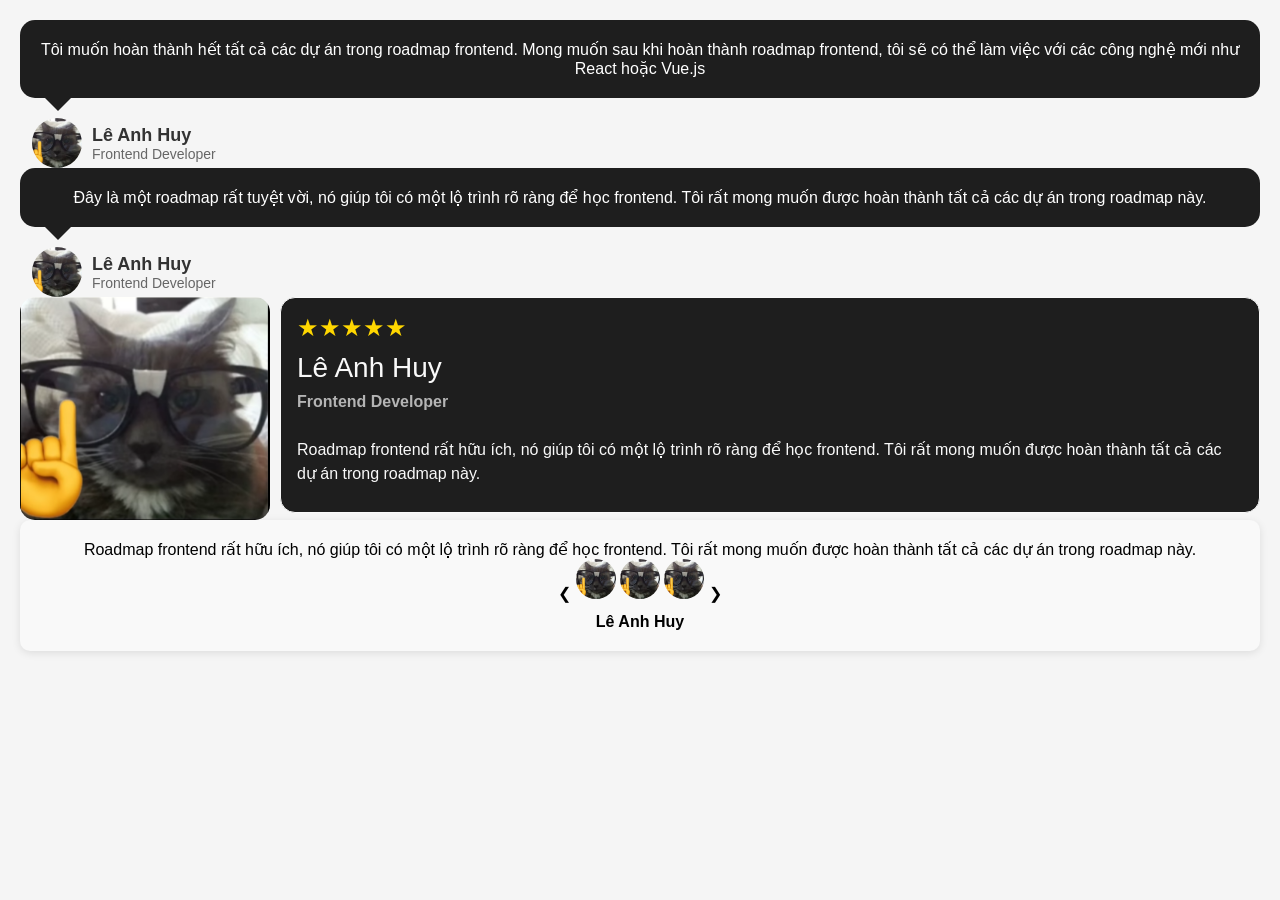
<file: Frontend-Projects/05-Tesmonial-Cards/index.html>
<!DOCTYPE html>
<html lang="en">
<head>
    <meta charset="UTF-8">
    <meta name="viewport" content="width=device-width, initial-scale=1.0">
    <title>Tesmonial Cards</title>
    <link rel="stylesheet" href="style.css">
</head>
<body>
    <section class="tesmonials">
        <div class="tesmonial-card-1">
            <div class="tesmonial-content">
                <div class="speech-bubble">
                    <p>Tôi muốn hoàn thành hết tất cả các dự án trong roadmap frontend. Mong muốn sau khi hoàn thành roadmap frontend, tôi sẽ có thể làm việc với các công nghệ mới như React hoặc Vue.js</p>
                </div>
                <div class="profile">
                    <img src="./profile1.png" alt="cat profile picture">
                    <div class="profile-details">
                        <h3>Lê Anh Huy</h3>
                        <p>Frontend Developer</p>
                    </div>
                </div>
            </div>
        </div>
        <div class="tesmonial-card-2">
            <div class="tesmonial-content">
                <div class="speech-bubble">
                    <p>Đây là một roadmap rất tuyệt vời, nó giúp tôi có một lộ trình rõ ràng để học frontend. Tôi rất mong muốn được hoàn thành tất cả các dự án trong roadmap này.</p>
                </div>
                <div class="profile">
                    <img src="./profile1.png" alt="cat profile picture">
                    <div class="profile-details">
                        <h3>Lê Anh Huy</h3>
                        <p>Frontend Developer</p>
                    </div>
                </div>
             </div>

        <div class="testimonial-card-3">
        <img src="./profile1.png" alt="cat profile picture">
            <div class="testimonial-content">
                <div class="rating">★★★★★</div>
                    <h4>Lê Anh Huy</h4>
                    <p class="position">Frontend Developer</p>
                    <p class="quote">Roadmap frontend rất hữu ích, nó giúp tôi có một lộ trình rõ ràng để học frontend. Tôi rất mong muốn được hoàn thành tất cả các dự án trong roadmap này.</p>
            </div>
      </div>

      <div class="testimonial-slider">
        <p class="tlider-quote">Roadmap frontend rất hữu ích, nó giúp tôi có một lộ trình rõ ràng để học frontend. Tôi rất mong muốn được hoàn thành tất cả các dự án trong roadmap này.
        </p>
        <div class="tlider-profiles">
          <span class="prev"></span>
          <img src="profile1.png" alt="Profile Pic" class="profile-pic-small unfocused">
          <img src="profile1.png" alt="Profile Pic" class="profile-pic-small focused">
          <img src="profile1.png" alt="Profile Pic" class="profile-pic-small unfocused">
          <span class="next"></span>
        </div>
        <div class="slider-controls">
          <span class="profile-name">Lê Anh Huy</span>
        </div>
      </div>
    </section>
</body>
</html>
</file>
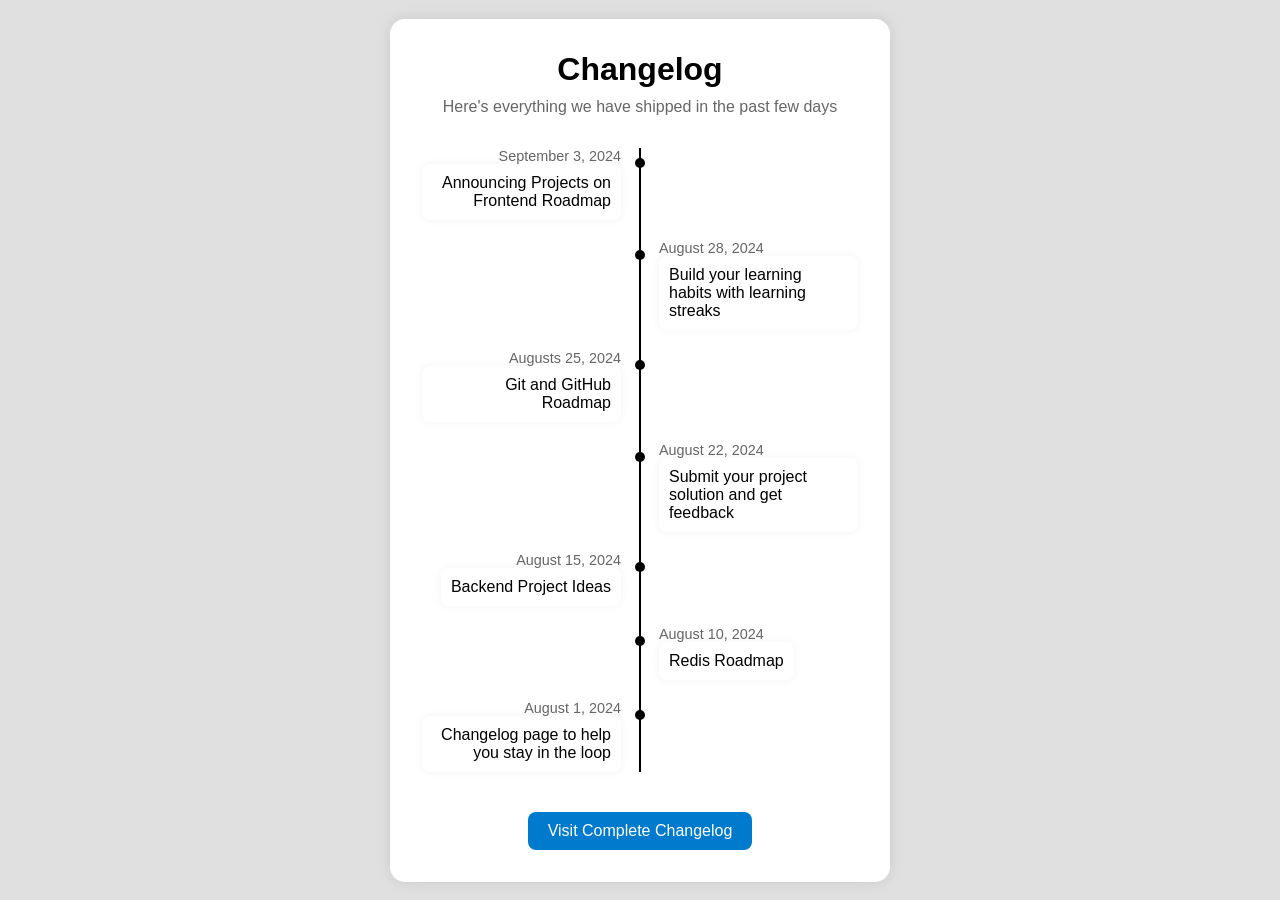
<file: Frontend-Projects/04-ChangeLog-Component/main/index.html>
<!DOCTYPE html>
<html lang="en">
<head>
    <meta charset="UTF-8">
    <meta name="viewport" content="width=device-width, initial-scale=1.0">
    <title>ChangeLog Component</title>
    <link rel="stylesheet" href="style.css">
</head>
<body>
    <div class="changelog-container">
        <h1>Changelog</h1>
        <p>Here's everything we have shipped in the past few days</p>

        <div class="timeline">
            <div class="timeline-item">
                <div class="timeline-date">September 3, 2024</div>
                <div class="timeline-content">Announcing Projects on Frontend Roadmap</div>
            </div>
            <div class="timeline-item">
                <div class="timeline-date">August 28, 2024</div>
                <div class="timeline-content">Build your learning habits with learning streaks</div>
            </div>
            <div class="timeline-item">
                <div class="timeline-date">Augusts 25, 2024</div>
                <div class="timeline-content">Git and GitHub Roadmap</div>
            </div>
            <div class="timeline-item">
                <div class="timeline-date">August 22, 2024</div>
                <div class="timeline-content">Submit your project solution and get feedback</div>
            </div>
            <div class="timeline-item">
                <div class="timeline-date">August 15, 2024</div>
                <div class="timeline-content">Backend Project Ideas</div>
            </div>
            <div class="timeline-item">
                <div class="timeline-date">August 10, 2024</div>
                <div class="timeline-content">Redis Roadmap</div>
            </div>
            <div class="timeline-item">
                <div class="timeline-date">August 1, 2024</div>
                <div class="timeline-content">Changelog page to help you stay in the loop</div>
            </div>
        </div>
            <a href="#" class="button">Visit Complete Changelog</a>
    </div>
</body>
</html>
</file>
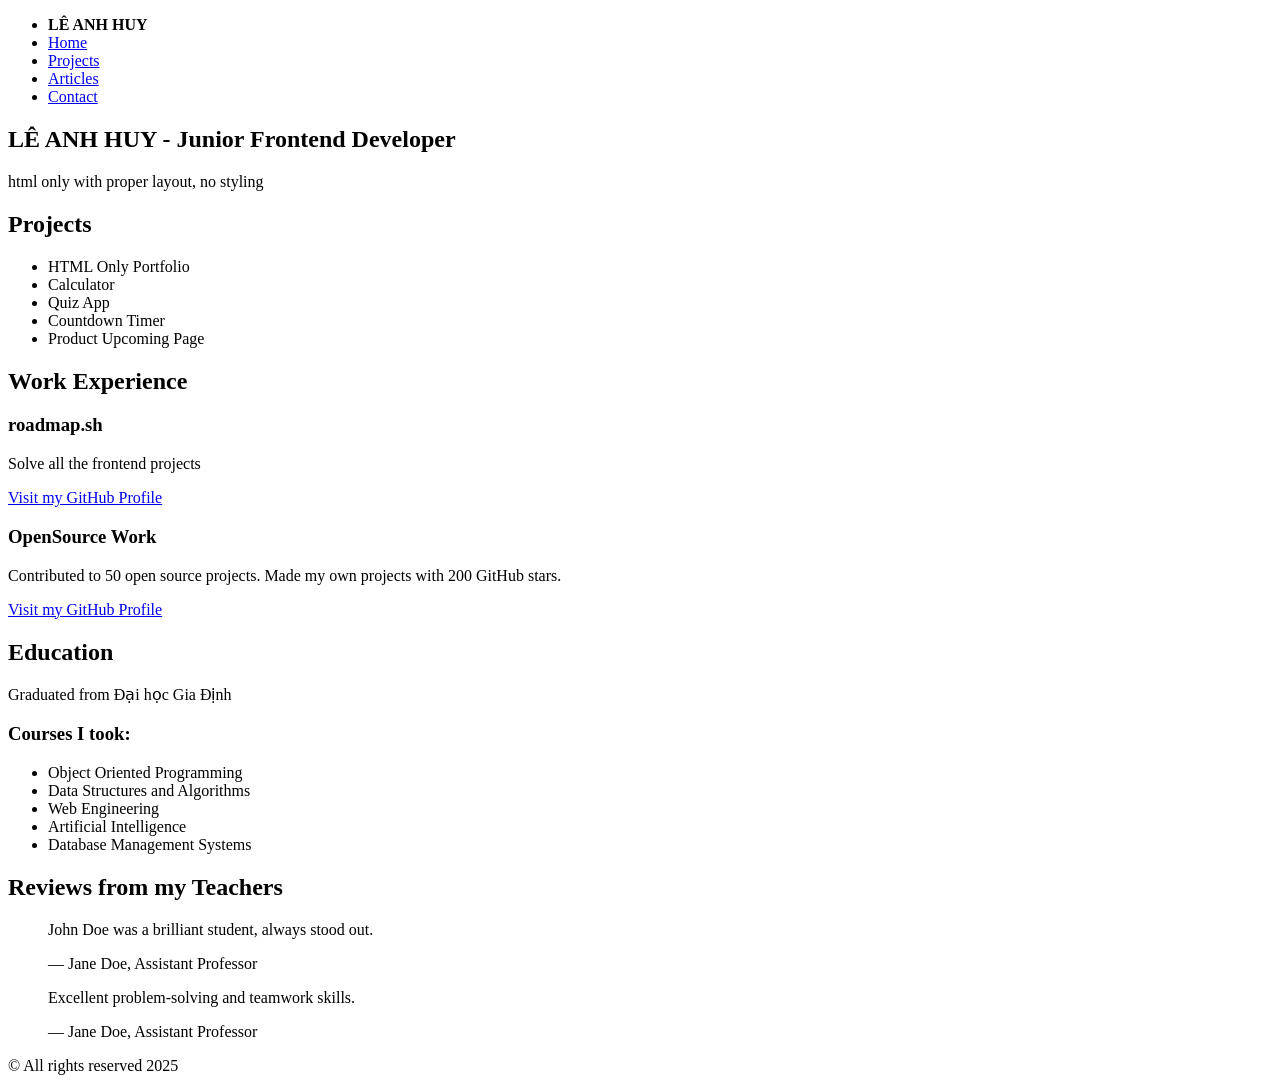
<file: Frontend-Projects/02-BasicWebsite-HTML/main/portfolio/index.html>
<!DOCTYPE html>
<html lang="en">
<head>
    <meta charset="UTF-8">
    <meta name="viewport" content="width=device-width, initial-scale=1.0">
    <title>LÊ ANH HUY - Junior Frontend Developer</title>
    <meta name="description" content="Personal portfolio of a frontend developer showcasing projects, experience, and education.">
    <meta name="keywords" content="Frontend Developer, Portfolio, HTML, Web Developer">
    <meta name="author" content="Lê Anh Huy">

    <!-- Open Graph  -->
    <meta property="og:title" content="LÊ ANH HUY - Junior Frontend Developer">
    <meta property="og:description" content="Professional CV showcasing frontend skills, education, and experience.">
    <meta property="og:type" content="website">
    <meta property="og:url" content="https://turtletswt.github.io/Roadmap.sh-projects/Frontend-Projects/02-BasicWebsite-HTML/main/portfolio/index.html">
    <meta property="og:image" content="https://turtletswt.github.io/Roadmap.sh-projects/Frontend-Projects/02-BasicWebsite-HTML/main/preview.png">

    <!-- Favicon -->
    <link rel="icon" href="favicon.ico" type="image/x-icon">
</head>
<body>
    <header>
    <nav aria-label="Main navigation">
        <ul>
            <li><strong>LÊ ANH HUY</strong></li>
            <li><a href="index.html">Home</a></li>
            <li><a href="projects.html">Projects</a></li>
            <li><a href="articles.html">Articles</a></li>
            <li><a href="contact.html">Contact</a></li>
        </ul>
    </nav>
</header>
<main>
    <section>
        <h1>LÊ ANH HUY - Junior Frontend Developer</h1>
        <p>html only with proper layout, no styling</p>
    </section>
    <section>
        <h2>Projects</h2>
        <ul>
            <li>HTML Only Portfolio</li>
            <li>Calculator</li>
            <li>Quiz App</li>
            <li>Countdown Timer</li>
            <li>Product Upcoming Page</li>
        </ul>
    </section>
    <section>
        <h2>Work Experience</h2>
        <article>
            <h3>roadmap.sh</h3>
            <p>Solve all the frontend projects</p>
            <a href="https://github.com/TurtleTSwt">Visit my GitHub Profile</a>
        </article>
        <article>
            <h3>OpenSource Work</h3>
            <p>Contributed to 50 open source projects. Made my own projects with 200 GitHub stars.</p>
            <a href="https://github.com/TurtleTSwt">Visit my GitHub Profile</a>
        </article>
    </section>
    <section>
        <h2>Education</h2>
        <p>Graduated from Đại học Gia Định</p>
        
        <h3>Courses I took:</h3>
        <ul>
            <li>Object Oriented Programming</li>
            <li>Data Structures and Algorithms</li>
            <li>Web Engineering</li>
            <li>Artificial Intelligence</li>
            <li>Database Management Systems</li>
        </ul>
    </section>
    <section>
        <h2>Reviews from my Teachers</h2>
        <article>
            <blockquote>
                <p>John Doe was a brilliant student, always stood out.</p>
                <footer>— Jane Doe, Assistant Professor</footer>
            </blockquote>
        </article>
        <article>
            <blockquote>
                <p>Excellent problem-solving and teamwork skills.</p>
                <footer>— Jane Doe, Assistant Professor</footer>
            </blockquote>
        </article>
    </section>
</main>
<footer>
    <p>© All rights reserved 2025</p>
</footer>
    
</body>
</html>
</file>
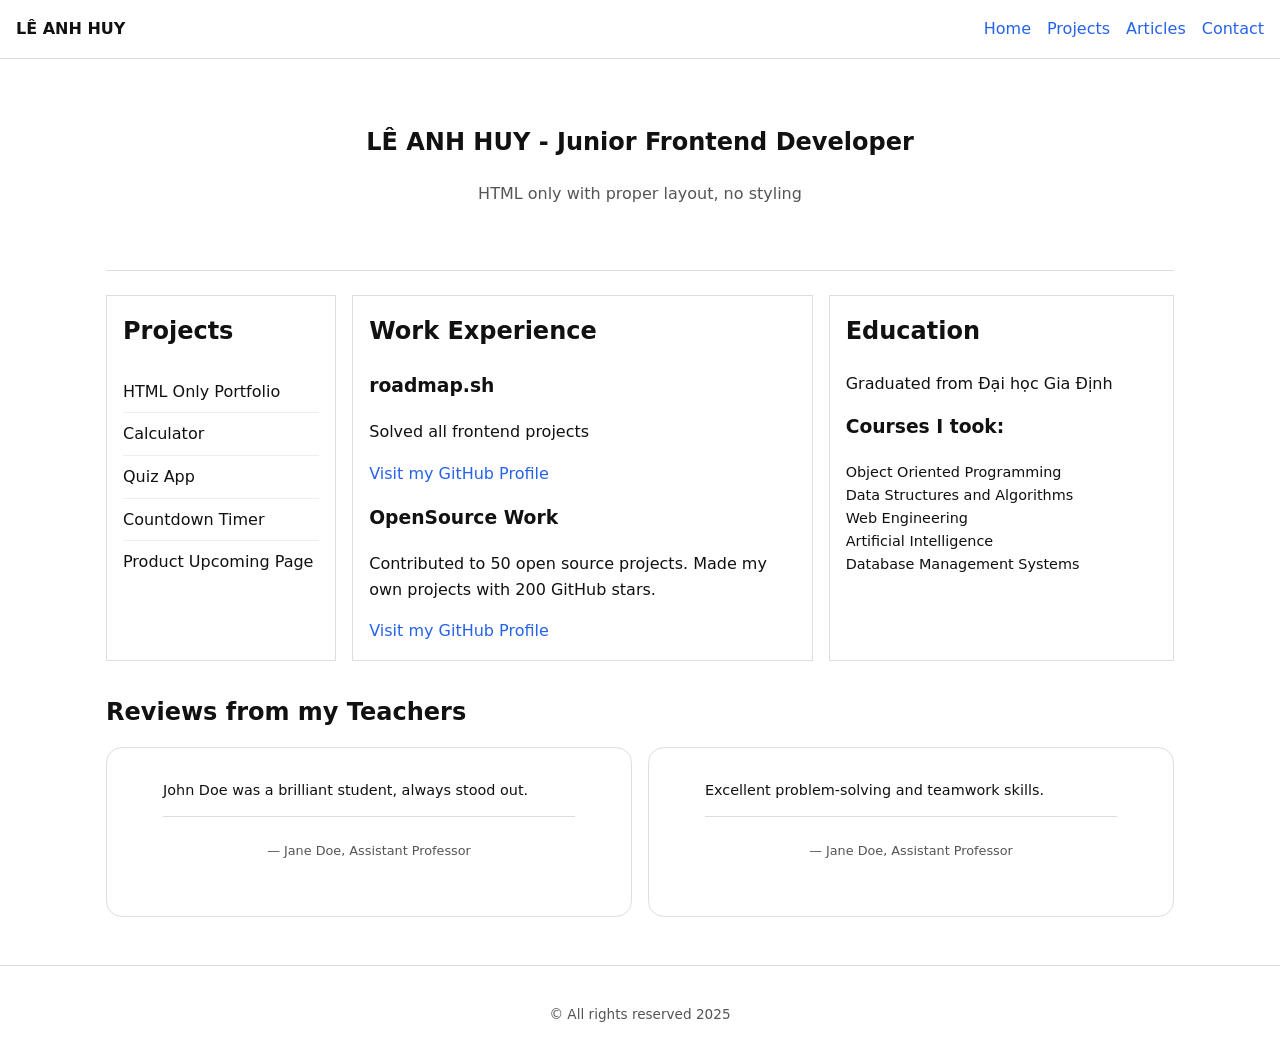
<file: Frontend-Projects/03-Personal-Portfolio/main/portfolio/index.html>
<!DOCTYPE html>
<html lang="en">
<head>
    <meta charset="UTF-8">
    <meta name="viewport" content="width=device-width, initial-scale=1.0">
    <title>LÊ ANH HUY - Junior Frontend Developer</title>
    <meta name="description" content="Personal portfolio of a frontend developer showcasing projects, experience, and education.">
    <meta name="keywords" content="Frontend Developer, Portfolio, HTML, Web Developer">
    <meta name="author" content="Lê Anh Huy">

    <!-- Open Graph  -->
    <meta property="og:title" content="LÊ ANH HUY - Junior Frontend Developer">
    <meta property="og:description" content="Professional CV showcasing frontend skills, education, and experience.">
    <meta property="og:type" content="website">
    <meta property="og:url" content="https://turtletswt.github.io/Roadmap.sh-projects/Frontend-Projects/01-SinglePageCV-HTML/main/CV.html
">
    <meta property="og:image" content="https://turtletswt.github.io/Roadmap.sh-projects/Frontend-Projects/01-SinglePageCV-HTML/main/preview.png">

    <!-- Favicon -->
    <link rel="icon" href="favicon.ico" type="image/x-icon">

    <link rel="stylesheet" href="../css/style.css">
</head>
<body>
    <header>
    <nav aria-label="Main navigation">
        <ul>
            <li><strong>LÊ ANH HUY</strong></li>
            <li><a href="index.html">Home</a></li>
            <li><a href="projects.html">Projects</a></li>
            <li><a href="articles.html">Articles</a></li>
            <li><a href="contact.html">Contact</a></li>
        </ul>
    </nav>
</header>
<main>

  <section class="hero">
    <h1>LÊ ANH HUY - Junior Frontend Developer</h1>
    <p>HTML only with proper layout, no styling</p>
  </section>

  <section class="main-grid">

    <section class="projects">
      <h2>Projects</h2>
      <ul>
        <li>HTML Only Portfolio</li>
        <li>Calculator</li>
        <li>Quiz App</li>
        <li>Countdown Timer</li>
        <li>Product Upcoming Page</li>
      </ul>
    </section>

    <section class="experience">
      <h2>Work Experience</h2>

      <article>
        <h3>roadmap.sh</h3>
        <p>Solved all frontend projects</p>
        <a href="https://github.com/TurtleTSwt">Visit my GitHub Profile</a>
      </article>

      <article>
        <h3>OpenSource Work</h3>
        <p>Contributed to 50 open source projects. Made my own projects with 200 GitHub stars.</p>
        <a href="https://github.com/TurtleTSwt">Visit my GitHub Profile</a>
      </article>
    </section>

    <section class="education">
      <h2>Education</h2>
      <p>Graduated from Đại học Gia Định</p>

      <h3>Courses I took:</h3>
      <ul>
        <li>Object Oriented Programming</li>
        <li>Data Structures and Algorithms</li>
        <li>Web Engineering</li>
        <li>Artificial Intelligence</li>
        <li>Database Management Systems</li>
      </ul>
    </section>

  </section>

  <section class="reviews">
    <h2>Reviews from my Teachers</h2>

    <section class="review-list">
      <article class="review">
        <blockquote>
          <p>John Doe was a brilliant student, always stood out.</p>
          <footer>— Jane Doe, Assistant Professor</footer>
        </blockquote>
      </article>

      <article class="review">
        <blockquote>
          <p>Excellent problem-solving and teamwork skills.</p>
          <footer>— Jane Doe, Assistant Professor</footer>
        </blockquote>
      </article>
    </section>
  </section>

</main>

<footer>
    <p>© All rights reserved 2025</p>
</footer>
    
</body>
</html>
</file>
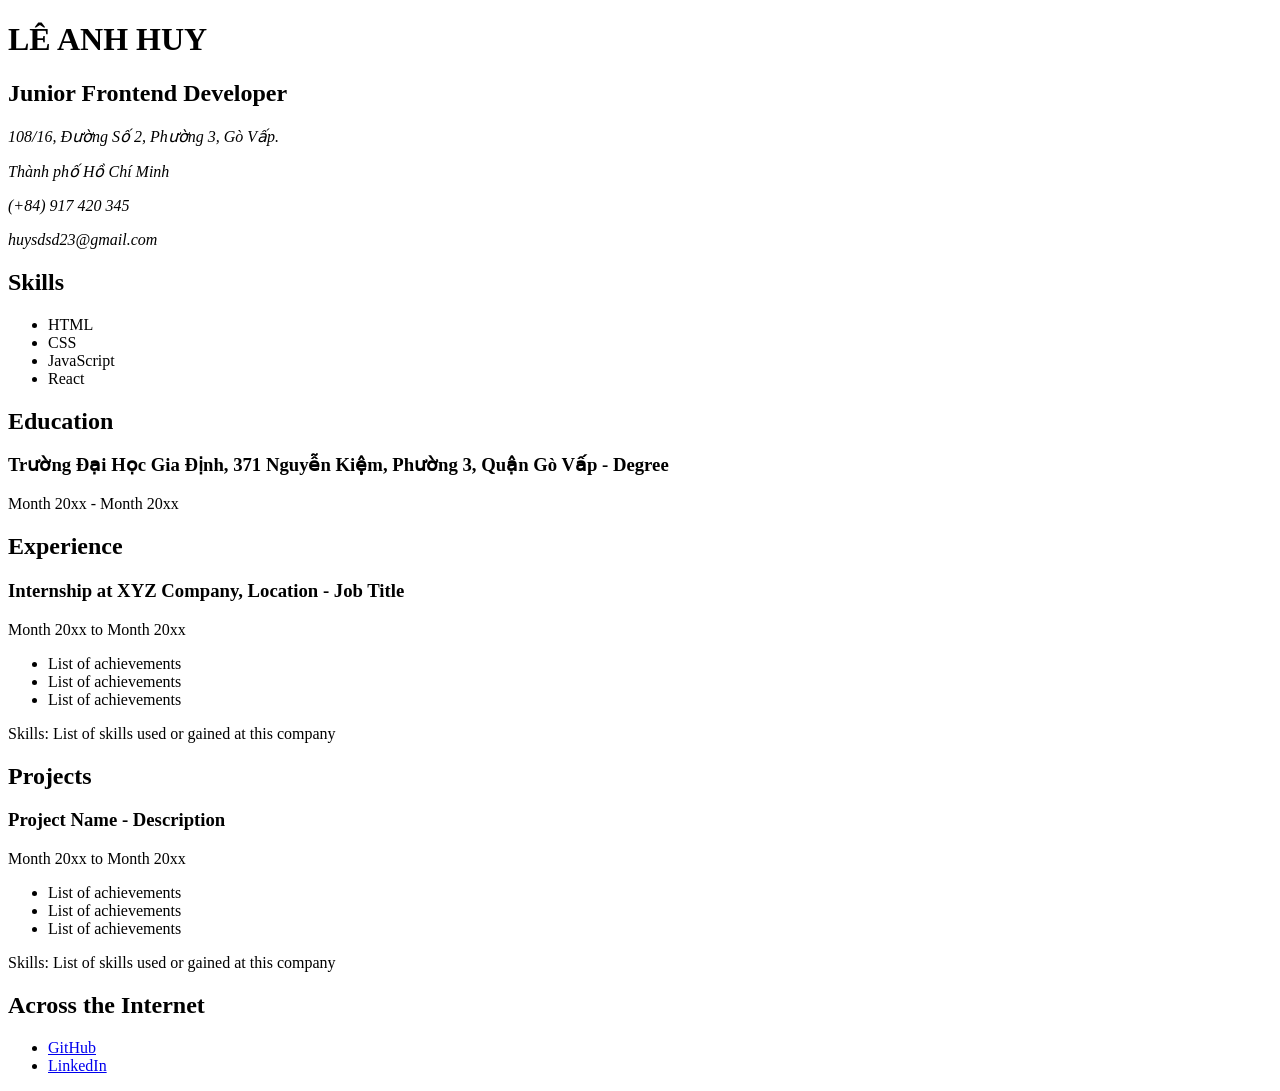
<file: Frontend-Projects/01-SinglePageCV-HTML/main/CV.html>
<!DOCTYPE html>
<html lang="vi">
<head>
    <!-- Basic SEO -->
    <meta charset="UTF-8">
    <meta name="viewport" content="width=device-width, initial-scale=1.0">
    <title>LÊ ANH HUY | Junior Frontend Developer</title>
    <meta name="description" content="Lê Anh Huy - Junior Frontend Developer. Skills in HTML, CSS, JavaScript, and responsive web design.">
    <meta name="keywords" content="CV, Resume, Frontend Developer, HTML, CSS, JavaScript">
    <meta name="author" content="Lê Anh Huy">

    <!-- Open Graph  -->
    <meta property="og:title" content="LÊ ANH HUY - Junior Frontend Developer">
    <meta property="og:description" content="Professional CV showcasing frontend skills, education, and experience.">
    <meta property="og:type" content="website">
    <meta property="og:url" content="https://turtletswt.github.io/Roadmap.sh-projects/Frontend-Projects/01-SinglePageCV-HTML/main/CV.html
">
    <meta property="og:image" content="https://turtletswt.github.io/Roadmap.sh-projects/Frontend-Projects/01-SinglePageCV-HTML/main/preview.png">

    <!-- Favicon -->
    <link rel="icon" href="favicon.ico" type="image/x-icon">
</head>
<body>
    <main>
        <header>
            <h1>LÊ ANH HUY</h1>
            <h2>Junior Frontend Developer</h2>

            <address>
                <p>108/16, Đường Số 2, Phường 3, Gò Vấp.</p>
                <p>Thành phố Hồ Chí Minh</p>
                <p>(+84) 917 420 345</p>
                <p>huysdsd23@gmail.com</p>
            </address>
        </header>

        <section>
            <h2>Skills</h2>
            <ul>
                <li>HTML</li>
                <li>CSS</li>
                <li>JavaScript</li>
                <li>React</li>
            </ul>
        </section>

        <section>
            <h2>Education</h2>
            <article>
                <h3>Trường Đại Học Gia Định, 371 Nguyễn Kiệm, Phường 3, Quận Gò Vấp - Degree</h3>
                <p><time datetime="20xx-xx">Month 20xx</time> - <time datetime="20xx-20xx">Month 20xx</time></p>
            </article>
        </section>

        <section>
            <h2>Experience</h2>
            <article>
                <h3>Internship at XYZ Company, Location - Job Title</h3>
                <p><time datetime="20xx">Month 20xx</time> to <time datetime="20xx">Month 20xx</time></p>
                <ul>
                    <li>List of achievements</li>
                    <li>List of achievements</li>
                    <li>List of achievements</li>
                </ul>
                <p>Skills: List of skills used or gained at this company</p>
            </article>
        </section>
        <section>
            <h2>Projects</h2>
            <article>
                <h3>Project Name - Description</h3>
                <p><time datetime="20xx">Month 20xx</time> to <time datetime="20xx">Month 20xx</time></p>
                <ul>
                    <li>List of achievements</li>
                    <li>List of achievements</li>
                    <li>List of achievements</li>
                </ul>
                <p>Skills: List of skills used or gained at this company</p>
            </article>
        </section>

        <footer>
            <h2>Across the Internet</h2>
            <ul>
                <li><a href="https://github.com/TurtleTSwt">GitHub</a></li>
                <li><a href="https://www.linkedin.com/in/yourprofile">LinkedIn</a></li>
            </ul>
        </footer>

    </main>
</body>
</html>
</file>
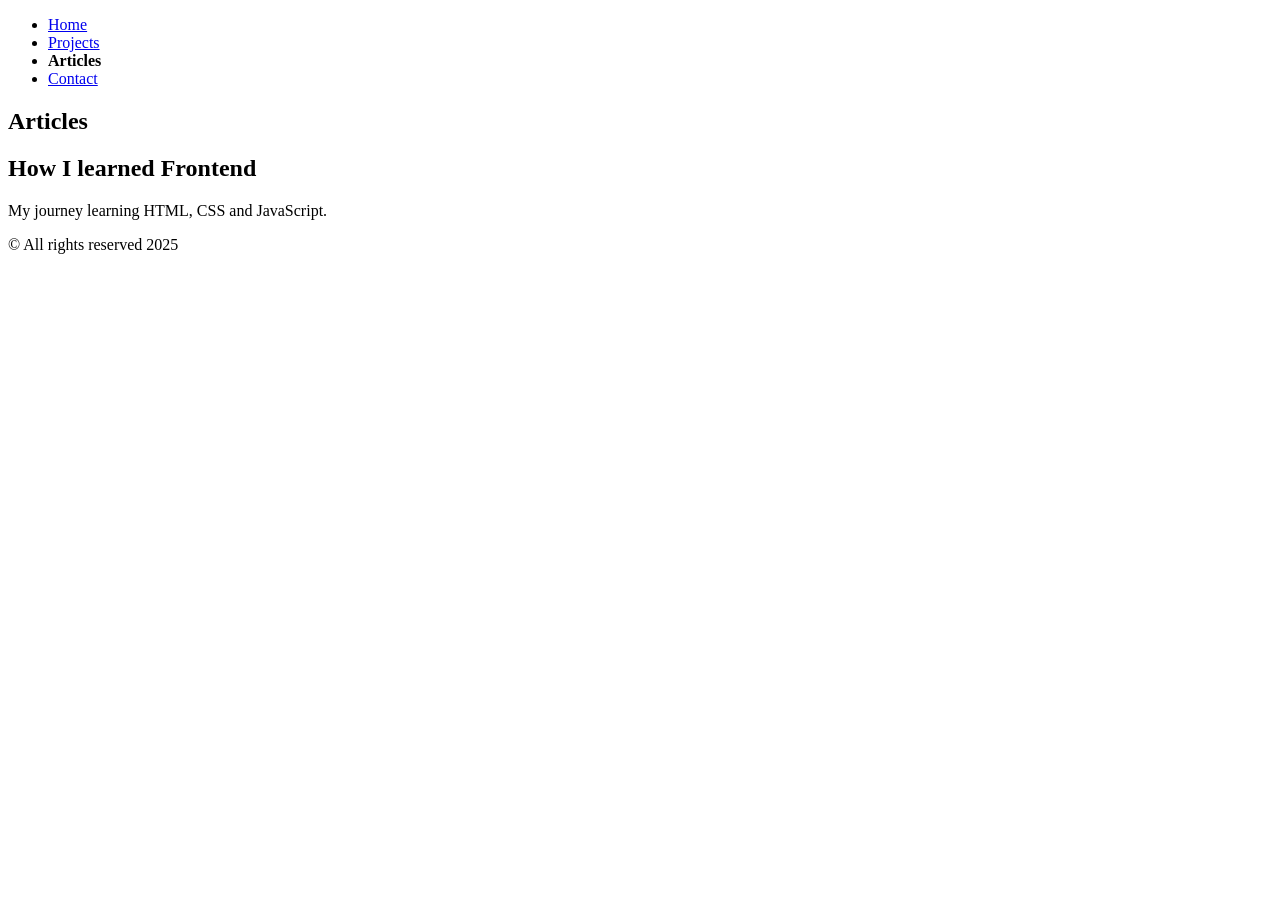
<file: Frontend-Projects/02-BasicWebsite-HTML/main/portfolio/articles.html>
<!DOCTYPE html>
<html lang="en">
<head>
    <meta charset="UTF-8">
    <meta name="viewport" content="width=device-width, initial-scale=1.0">
    <title>LÊ ANH HUY - Junior Frontend Developer</title>
    <meta name="description" content="Personal portfolio of a frontend developer showcasing projects, experience, and education.">
    <meta name="keywords" content="Frontend Developer, Portfolio, HTML, Web Developer">
    <meta name="author" content="Lê Anh Huy">

    <!-- Open Graph  -->
    <meta property="og:title" content="LÊ ANH HUY - Junior Frontend Developer">
    <meta property="og:description" content="Professional CV showcasing frontend skills, education, and experience.">
    <meta property="og:type" content="website">
    <meta property="og:url" content="https://turtletswt.github.io/Roadmap.sh-projects/Frontend-Projects/01-SinglePageCV-HTML/main/CV.html
">
    <meta property="og:image" content="https://turtletswt.github.io/Roadmap.sh-projects/Frontend-Projects/01-SinglePageCV-HTML/main/preview.png">

    <!-- Favicon -->
    <link rel="icon" href="favicon.ico" type="image/x-icon">
</head>
<body>
    <header>
    <nav aria-label="Main navigation">
        <ul>
            <li><a href="index.html">Home</a></li>
            <li><a href="projects.html">Projects</a></li>
            <li><strong>Articles</strong></li>
            <li><a href="contact.html">Contact</a></li>
        </ul>
    </nav>
</header>

<main>
    <section>
        <h1>Articles</h1>

        <article>
            <h2>How I learned Frontend</h2>
            <p>My journey learning HTML, CSS and JavaScript.</p>
        </article>
    </section>
</main>

<footer>
    <p>© All rights reserved 2025</p>
</footer>
    
</body>
</html>
</file>
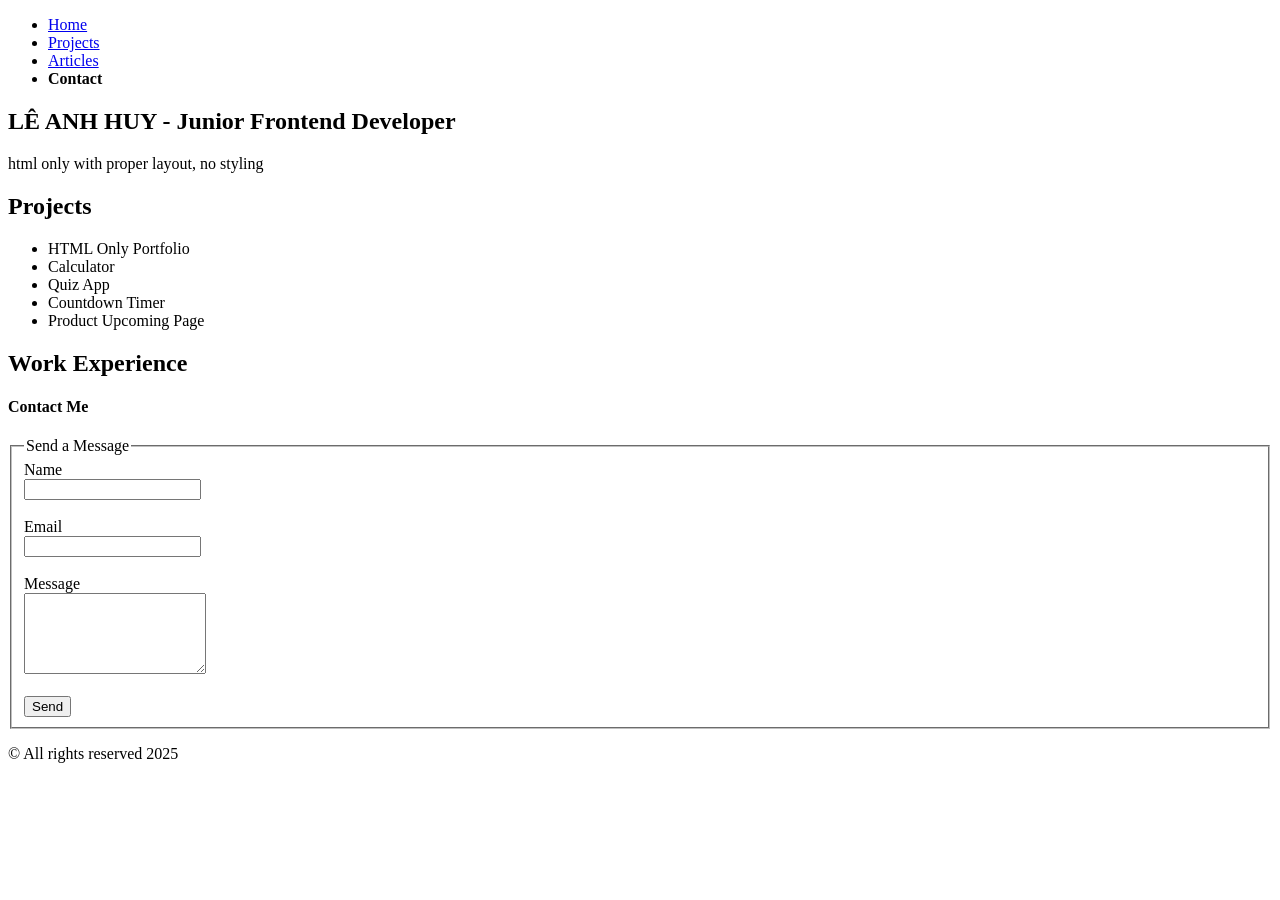
<file: Frontend-Projects/02-BasicWebsite-HTML/main/portfolio/contact.html>
<!DOCTYPE html>
<html lang="en">
<head>
    <meta charset="UTF-8">
    <meta name="viewport" content="width=device-width, initial-scale=1.0">
    <title>LÊ ANH HUY - Junior Frontend Developer</title>
    <meta name="description" content="Personal portfolio of a frontend developer showcasing projects, experience, and education.">
    <meta name="keywords" content="Frontend Developer, Portfolio, HTML, Web Developer">
    <meta name="author" content="Lê Anh Huy">

    <!-- Open Graph  -->
    <meta property="og:title" content="LÊ ANH HUY - Junior Frontend Developer">
    <meta property="og:description" content="Professional CV showcasing frontend skills, education, and experience.">
    <meta property="og:type" content="website">
    <meta property="og:url" content="https://turtletswt.github.io/Roadmap.sh-projects/Frontend-Projects/01-SinglePageCV-HTML/main/CV.html
">
    <meta property="og:image" content="https://turtletswt.github.io/Roadmap.sh-projects/Frontend-Projects/01-SinglePageCV-HTML/main/preview.png">

    <!-- Favicon -->
    <link rel="icon" href="favicon.ico" type="image/x-icon">
</head>
<body>
    <header>
    <nav aria-label="Main navigation">
        <ul>
            <li><a href="index.html">Home</a></li>
            <li><a href="projects.html">Projects</a></li>
            <li><a href="articles.html">Articles</a></li>
            <li><strong>Contact</strong></li>
        </ul>
    </nav>
</header>
<main>
    <section>
        <h1>LÊ ANH HUY - Junior Frontend Developer</h1>
        <p>html only with proper layout, no styling</p>
    </section>
    <section>
        <h2>Projects</h2>
        <ul>
            <li>HTML Only Portfolio</li>
            <li>Calculator</li>
            <li>Quiz App</li>
            <li>Countdown Timer</li>
            <li>Product Upcoming Page</li>
        </ul>
    </section>
    <section>
        <h2>Work Experience</h2>
        <article><main>
    <section>
        <h1>Contact Me</h1>

        <form action="#" method="post">
            <fieldset>
                <legend>Send a Message</legend>

                <label for="name">Name</label><br>
                <input type="text" id="name" name="name" required><br><br>

                <label for="email">Email</label><br>
                <input type="email" id="email" name="email" required><br><br>

                <label for="message">Message</label><br>
                <textarea id="message" name="message" rows="5" required></textarea><br><br>

                <button type="submit">Send</button>
            </fieldset>
        </form>
    </section>
</main>
<footer>
    <p>© All rights reserved 2025</p>
</footer>
    
</body>
</html>
</file>
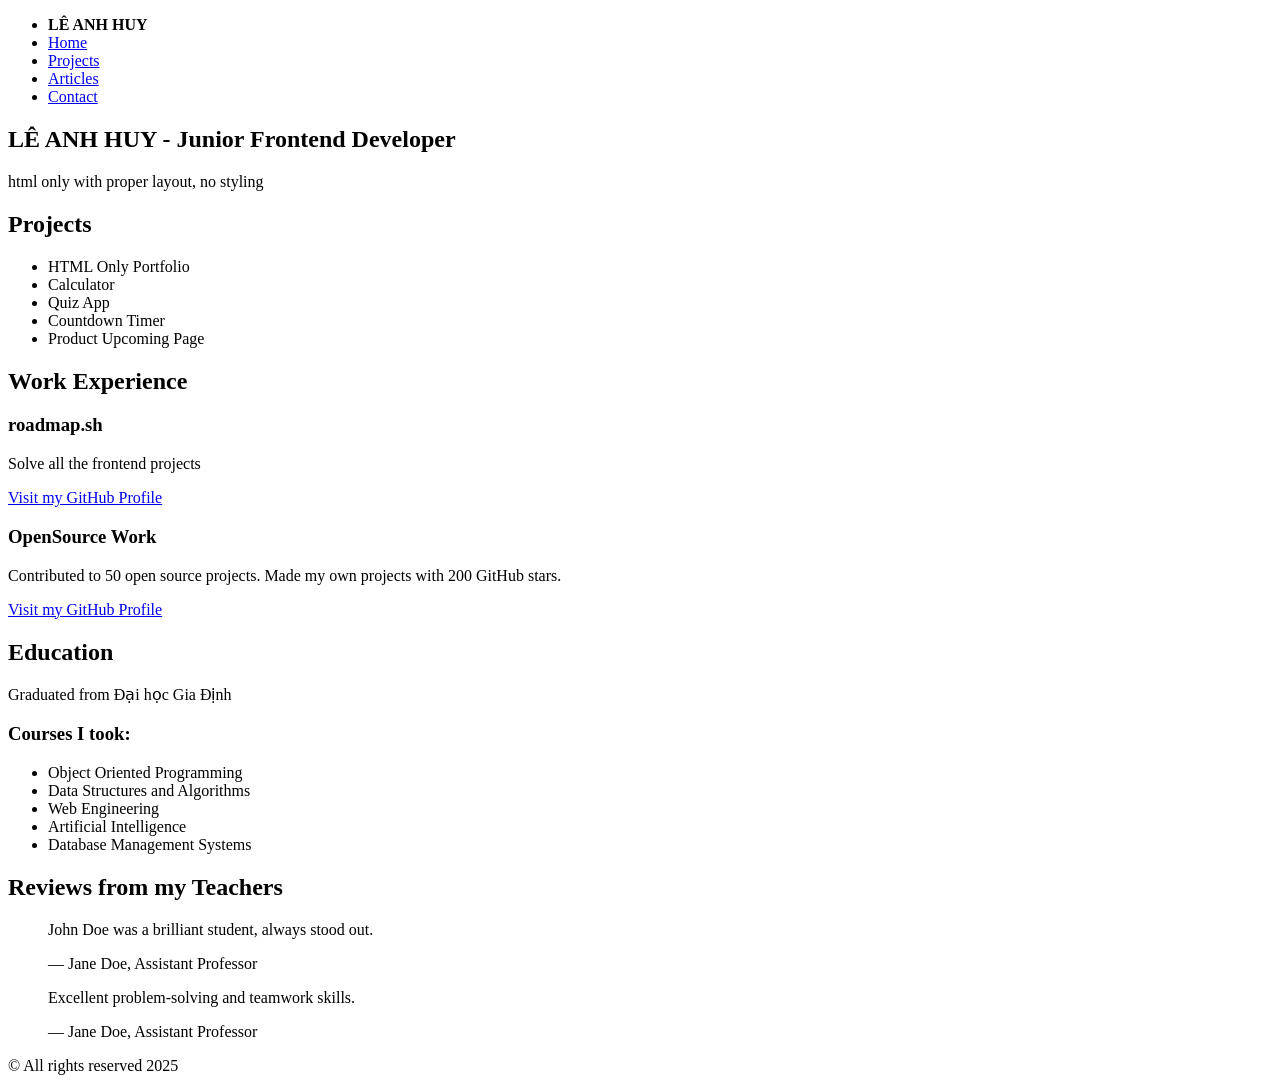
<file: Frontend-Projects/02-BasicWebsite-HTML/main/portfolio/home.html>
<!DOCTYPE html>
<html lang="en">
<head>
    <meta charset="UTF-8">
    <meta name="viewport" content="width=device-width, initial-scale=1.0">
    <title>LÊ ANH HUY - Junior Frontend Developer</title>
    <meta name="description" content="Personal portfolio of a frontend developer showcasing projects, experience, and education.">
    <meta name="keywords" content="Frontend Developer, Portfolio, HTML, Web Developer">
    <meta name="author" content="Lê Anh Huy">

    <!-- Open Graph  -->
    <meta property="og:title" content="LÊ ANH HUY - Junior Frontend Developer">
    <meta property="og:description" content="Professional CV showcasing frontend skills, education, and experience.">
    <meta property="og:type" content="website">
    <meta property="og:url" content="https://mydomain.com">
    <meta property="og:image" content="https://mydomain.com/preview.png">

    <!-- Favicon -->
    <link rel="icon" href="favicon.ico" type="image/x-icon">
</head>
<body>
    <header>
    <nav aria-label="Main navigation">
        <ul>
            <li><strong>LÊ ANH HUY</strong></li>
            <li><a href="home.html">Home</a></li>
            <li><a href="projects.html">Projects</a></li>
            <li><a href="articles.html">Articles</a></li>
            <li><a href="contact.html">Contact</a></li>
        </ul>
    </nav>
</header>
<main>
    <section>
        <h1>LÊ ANH HUY - Junior Frontend Developer</h1>
        <p>html only with proper layout, no styling</p>
    </section>
    <section>
        <h2>Projects</h2>
        <ul>
            <li>HTML Only Portfolio</li>
            <li>Calculator</li>
            <li>Quiz App</li>
            <li>Countdown Timer</li>
            <li>Product Upcoming Page</li>
        </ul>
    </section>
    <section>
        <h2>Work Experience</h2>
        <article>
            <h3>roadmap.sh</h3>
            <p>Solve all the frontend projects</p>
            <a href="https://github.com/TurtleTSwt">Visit my GitHub Profile</a>
        </article>
        <article>
            <h3>OpenSource Work</h3>
            <p>Contributed to 50 open source projects. Made my own projects with 200 GitHub stars.</p>
            <a href="https://github.com/TurtleTSwt">Visit my GitHub Profile</a>
        </article>
    </section>
    <section>
        <h2>Education</h2>
        <p>Graduated from Đại học Gia Định</p>
        
        <h3>Courses I took:</h3>
        <ul>
            <li>Object Oriented Programming</li>
            <li>Data Structures and Algorithms</li>
            <li>Web Engineering</li>
            <li>Artificial Intelligence</li>
            <li>Database Management Systems</li>
        </ul>
    </section>
    <section>
        <h2>Reviews from my Teachers</h2>
        <article>
            <blockquote>
                <p>John Doe was a brilliant student, always stood out.</p>
                <footer>— Jane Doe, Assistant Professor</footer>
            </blockquote>
        </article>
        <article>
            <blockquote>
                <p>Excellent problem-solving and teamwork skills.</p>
                <footer>— Jane Doe, Assistant Professor</footer>
            </blockquote>
        </article>
    </section>
</main>
<footer>
    <p>© All rights reserved 2025</p>
</footer>
    
</body>
</html>
</file>
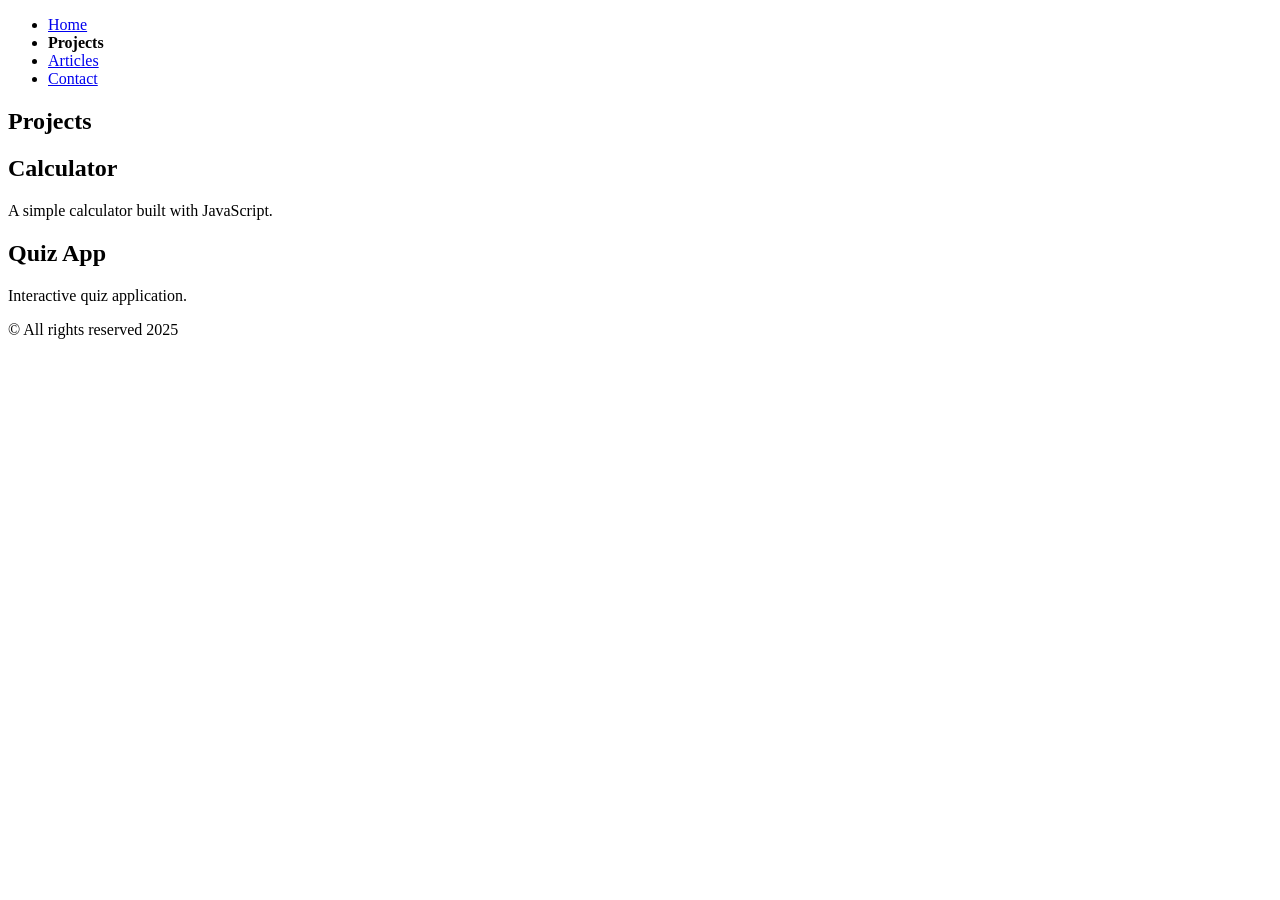
<file: Frontend-Projects/02-BasicWebsite-HTML/main/portfolio/projects.html>
<!DOCTYPE html>
<html lang="en">
<head>
    <meta charset="UTF-8">
    <meta name="viewport" content="width=device-width, initial-scale=1.0">
    <title>LÊ ANH HUY - Junior Frontend Developer</title>
    <meta name="description" content="Personal portfolio of a frontend developer showcasing projects, experience, and education.">
    <meta name="keywords" content="Frontend Developer, Portfolio, HTML, Web Developer">
    <meta name="author" content="Lê Anh Huy">

    <!-- Open Graph  -->
    <meta property="og:title" content="LÊ ANH HUY - Junior Frontend Developer">
    <meta property="og:description" content="Professional CV showcasing frontend skills, education, and experience.">
    <meta property="og:type" content="website">
    <meta property="og:url" content="https://turtletswt.github.io/Roadmap.sh-projects/Frontend-Projects/02-BasicWebsite-HTML/main/index.html
">
    <meta property="og:image" content="https://turtletswt.github.io/Roadmap.sh-projects/Frontend-Projects/02-BasicWebsite-HTML/main/preview.png">

    <!-- Favicon -->
    <link rel="icon" href="favicon.ico" type="image/x-icon">
</head>
<body>
    <header>
    <nav aria-label="Main navigation">
        <ul>
            <li><a href="index.html">Home</a></li>
            <li><strong>Projects</strong></li>
            <li><a href="articles.html">Articles</a></li>
            <li><a href="contact.html">Contact</a></li>
        </ul>
    </nav>
</header>
<main>
    <section>
        <h1>Projects</h1>

        <article>
            <h2>Calculator</h2>
            <p>A simple calculator built with JavaScript.</p>
        </article>

        <article>
            <h2>Quiz App</h2>
            <p>Interactive quiz application.</p>
        </article>
    </section>
</main>
<footer>
    <p>© All rights reserved 2025</p>
</footer>
    
</body>
</html>
</file>
<file: Frontend-Projects/05-Tesmonial-Cards/style.css>
body {
  font-family: Arial, sans-serif;
  background-color: #f5f5f5;
  margin: 0;
  padding: 20px;
  justify-content: center;
}

* {
  margin: 0;
  padding: 0;
  box-sizing: border-box;
}

.testimonial-content {
  flex: 1;
  display: flex;
  flex-direction: column;
  align-items: center;
}

.quote {
  font-size: 1.1rem;
  color: #333;
  margin-bottom: 10px;
}

.profile {
  display: flex;
  align-items: center;
  gap: 10px;
  width: 100%;
  padding: 0 0.75rem;
}

.profile img,
.profile-pic {
  width: 50px;
  height: 50px;
  border-radius: 50%;
  object-fit: cover;
}

.profile-details h3,
.profile-details h4 {
  margin: 0;
  font-size: 18px;
  color: #333;
}

.profile-details p {
  margin: 0;
  font-size: 14px;
  color: #666;
}

.rating {
  color: #ffd700;
  font-size: 1.5rem;
  margin-bottom: 10px;
}

.position {
  font-weight: bold;
  color: #444;
  margin-bottom: 5px;
}

/* Testimonial Styles for Specific Cards */
.testimonial-card-1,
.testimonial-card-2 {
  max-width: 350px;
}

.testimonial-card-2 {
  outline: 1px solid #000;
  border-radius: 15px;
  padding: 20px;
}

.testimonial-card-3 {
  display: flex;
  align-items: flex-start;
  gap: 10px;
  flex-wrap: wrap;
}

.testimonial-card-3 img {
  width: 33%;
  max-width: 250px;
  border-radius: 15px;
}

.testimonial-card-3 .testimonial-content {
  background-color: #1e1e1e;
  color: #f9f9f9;
  padding: 1rem;
  border-radius: 15px;
  border: 1px solid;
  align-items: flex-start;
}

.testimonial-card-3 .testimonial-content h4 {
  font-size: 1.75rem;
  font-weight: 400;
  margin-bottom: 0.4rem;
}

.testimonial-card-3 .testimonial-content .position {
  color: #b4b4b4;
  margin-bottom: 1.5rem;
}

.testimonial-card-3 .testimonial-content p {
  color: #f9f9f9;
  font-size: 1rem;
  line-height: 1.5;
}

/* Speech Bubble Style */
.speech-bubble {
  background-color: #1e1e1e;
  color: white;
  padding: 20px;
  border-radius: 15px;
  position: relative;
  margin-bottom: 20px;
  text-align: center;
}

.speech-bubble::after {
  content: '';
  position: absolute;
  bottom: -13px;
  left: 2.4rem;
  transform: translateX(-50%);
  border-left: 20px solid transparent;
  border-right: 20px solid transparent;
  border-top: 20px solid #1e1e1e;
}

.speech-bubble a {
  color: #00bfff;
  text-decoration: none;
}

.speech-bubble a:hover {
  text-decoration: underline;
}

/* Slider section */
.testimonial-slider {
  width: 100%;
  background-color: #f9f9f9;
  border-radius: 10px;
  padding: 20px;
  display: flex;
  flex-direction: column;
  align-items: center;
  box-shadow: 0 2px 8px rgba(0, 0, 0, 0.1);
}

.slider-quote {
  font-size: 1rem;
  color: #333;
  text-align: center;
  margin-bottom: 15px;
  max-width: 400px;
}

.slider-profiles {
  display: flex;
  align-items: center;
  gap: 10px;
}

.profile-pic-small {
  width: 40px;
  height: 40px;
  border-radius: 50%;
}

.slider-profiles img:first-of-type,
.slider-profiles img:last-of-type {
  scale: 0.8;
  opacity: 0.1;
}

.slider-controls {
  display: flex;
  align-items: center;
  gap: 10px;
  margin-top: 10px;
}

.slider-controls .prev,
.slider-controls .next {
  cursor: pointer;
  font-size: 1.2rem;
  color: #333;
}

.prev::before {
  content: '❮';
}

.next::before {
  content: '❯';
}

.profile-name {
  font-weight: bold;
}


.testimonials {
  display: flex;
  justify-content: center;
  gap: 20px;
  flex-wrap: wrap;
}
</file>
<file: Frontend-Projects/04-ChangeLog-Component/main/style.css>
:root {
  --background-color: #fff;
  --text-color: #000;
  --text-accent-color: #666;
  --accent-color: #007acc;
  --accent-hover-color: #005bb5;
  --accent-active-color: #003f87;
  --border-color: #e0e0e0;
}

* {
  margin: 0;
  padding: 0;
  box-sizing: border-box;
}

body {
  font-family: Arial, sans-serif;
  display: flex;
  justify-content: center;
  align-items: center;
  min-height: 100vh;
  background-color: var(--border-color);
  color: var(--text-color);
}

.changelog-container {
  background-color: var(--background-color);
  padding: 2rem;
  border-radius: 15px;
  max-width: 500px;
  width: 100%;
  box-shadow: 0 0 15px rgba(0, 0, 0, 0.1);
  text-align: center;
}

.changelog-container h1 {
  font-size: 2rem;
  margin-bottom: 10px;
}

.changelog-container p {
  font-size: 1rem;
  color: var(--text-accent-color);
  margin-bottom: 2rem;
}

.timeline {
  position: relative;
  margin: 20px 0;
  padding: 0;
}

.timeline:before {
  content: '';
  position: absolute;
  width: 2px;
  background-color: var(--text-color);
  top: 0;
  bottom: 0;
  left: 50%;
  margin-left: -1px;
}

.timeline-item {
  margin-bottom: 20px;
  position: relative;
  width: calc(50% + 1px);
  padding-right: 20px;
  text-align: right;
}

.timeline-item .timeline-date {
  font-size: 0.9rem;
  color: var(--text-accent-color);
}

.timeline-item .timeline-content {
  font-size: 1rem;
  background-color: var(--background-color);
  border-radius: 8px;
  padding: 10px;
  box-shadow: 0 0 10px rgba(0, 0, 0, 0.05);
  display: inline-block;
}

.timeline-item:nth-child(even) {
  left: calc(50% - 1px);
  text-align: left;
  padding-left: 20px;
  padding-right: 0;
}

.timeline-item:nth-child(even) .timeline-content {
  margin-left: 0;
}

.timeline-item:before {
  content: '';
  position: absolute;
  width: 10px;
  height: 10px;
  right: -4px;
  background-color: var(--text-color);
  border-radius: 50%;
  top: 10px;
}

.timeline-item:nth-child(even):before {
  left: -4px;
  right: auto;
}

.button {
  display: inline-block;
  background-color: var(--accent-color);
  color: var(--background-color);
  padding: 10px 20px;
  text-decoration: none;
  border-radius: 8px;
  margin-top: 20px;
}

.button:hover {
  background-color: var(--accent-hover-color);
}

@media (max-width: 600px) {
  .timeline-item {
    width: 100%;
    text-align: left;
    padding-left: 20px;
  }

  .timeline-item:nth-child(even) {
    left: 0;
    padding-left: 20px;
  }

  .timeline:before {
    left: 10px;
  }

  .timeline-item:before {
    left: 5px;
  }

  .timeline-item:nth-child(even):before {
    left: 5px;
  }
}
</file>
<file: Frontend-Projects/03-Personal-Portfolio/main/css/style.css>
/* =========================
   1. RESET + BASE
========================= */
*,
*::before,
*::after {
  box-sizing: border-box;
}

body {
  margin: 0;
  font-family: system-ui, -apple-system, BlinkMacSystemFont, "Segoe UI",
    Roboto, Oxygen, Ubuntu, Cantarell, sans-serif;
  line-height: 1.6;
  color: #111;
}

a {
  text-decoration: none;
  color: #2563eb;
}

a:hover {
  text-decoration: underline;
}

ul {
  list-style: none;
  padding: 0;
  margin: 0;
}

h1, h2, h3 {
  margin-top: 0;
}

/* =========================
   2. LAYOUT WRAPPER
========================= */
main {
  padding: 1rem;
  max-width: 1100px;
  margin: 0 auto;
}

/* =========================
   3. HEADER + NAV
========================= */
header {
  border-bottom: 1px solid #ddd;
  padding: 1rem;
}

nav ul {
  display: flex;
  align-items: center;
  gap: 1rem;
  flex-wrap: wrap;
}

nav li:first-child {
  margin-right: auto;
  font-weight: bold;
}

/* =========================
   4. HERO SECTION
========================= */
.hero {
  text-align: center;
  padding: 2rem 1rem;
  border-bottom: 1px solid #ddd;
}

.hero p {
  color: #555;
}

/* =========================
   5. MAIN GRID (Projects / Experience / Education)
   Mobile: stacked
========================= */
.main-grid {
  display: block;
  margin-top: 1.5rem;
}

.main-grid section {
  border: 1px solid #ddd;
  padding: 1rem;
  margin-bottom: 1rem;
}

/* Projects list */
.projects ul li {
  padding: 0.5rem 0;
  border-bottom: 1px solid #eee;
}

.projects ul li:last-child {
  border-bottom: none;
}

/* Experience */
.experience article {
  margin-bottom: 1rem;
}

.experience article:last-child {
  margin-bottom: 0;
}

/* Education */
.education ul {
  margin-top: 0.5rem;
}

.education li {
  font-size: 0.9rem;
}

/* =========================
   6. REVIEWS
========================= */
.reviews {
  margin-top: 2rem;
}

.reviews h2 {
  margin-bottom: 1rem;
}

.review-list {
  display: flex;
  flex-direction: column;
  gap: 1rem;
}

.review {
  border: 1px solid #ddd;
  border-radius: 1rem;
  padding: 1rem;
  font-size: 0.9rem;
}

.review footer {
  margin-top: 0.5rem;
  color: #555;
  font-size: 0.8rem;
}

/* =========================
   7. FOOTER
========================= */
footer {
  text-align: center;
  padding: 1.5rem 1rem;
  font-size: 0.85rem;
  color: #555;
  border-top: 1px solid #ddd;
  margin-top: 2rem;
}

/* =========================
   8. DESKTOP (>= 768px)
========================= */
@media (min-width: 768px) {

  /* Hero */
  .hero {
    padding: 3rem 1rem;
  }

  /* Main 3-column layout */
  .main-grid {
    display: grid;
    grid-template-columns: 1fr 2fr 1.5fr;
    gap: 1rem;
  }

  .main-grid section {
    margin-bottom: 0;
  }

  /* Reviews */
  .review-list {
    flex-direction: row;
  }

  .review {
    flex: 1;
  }
}
</file>
